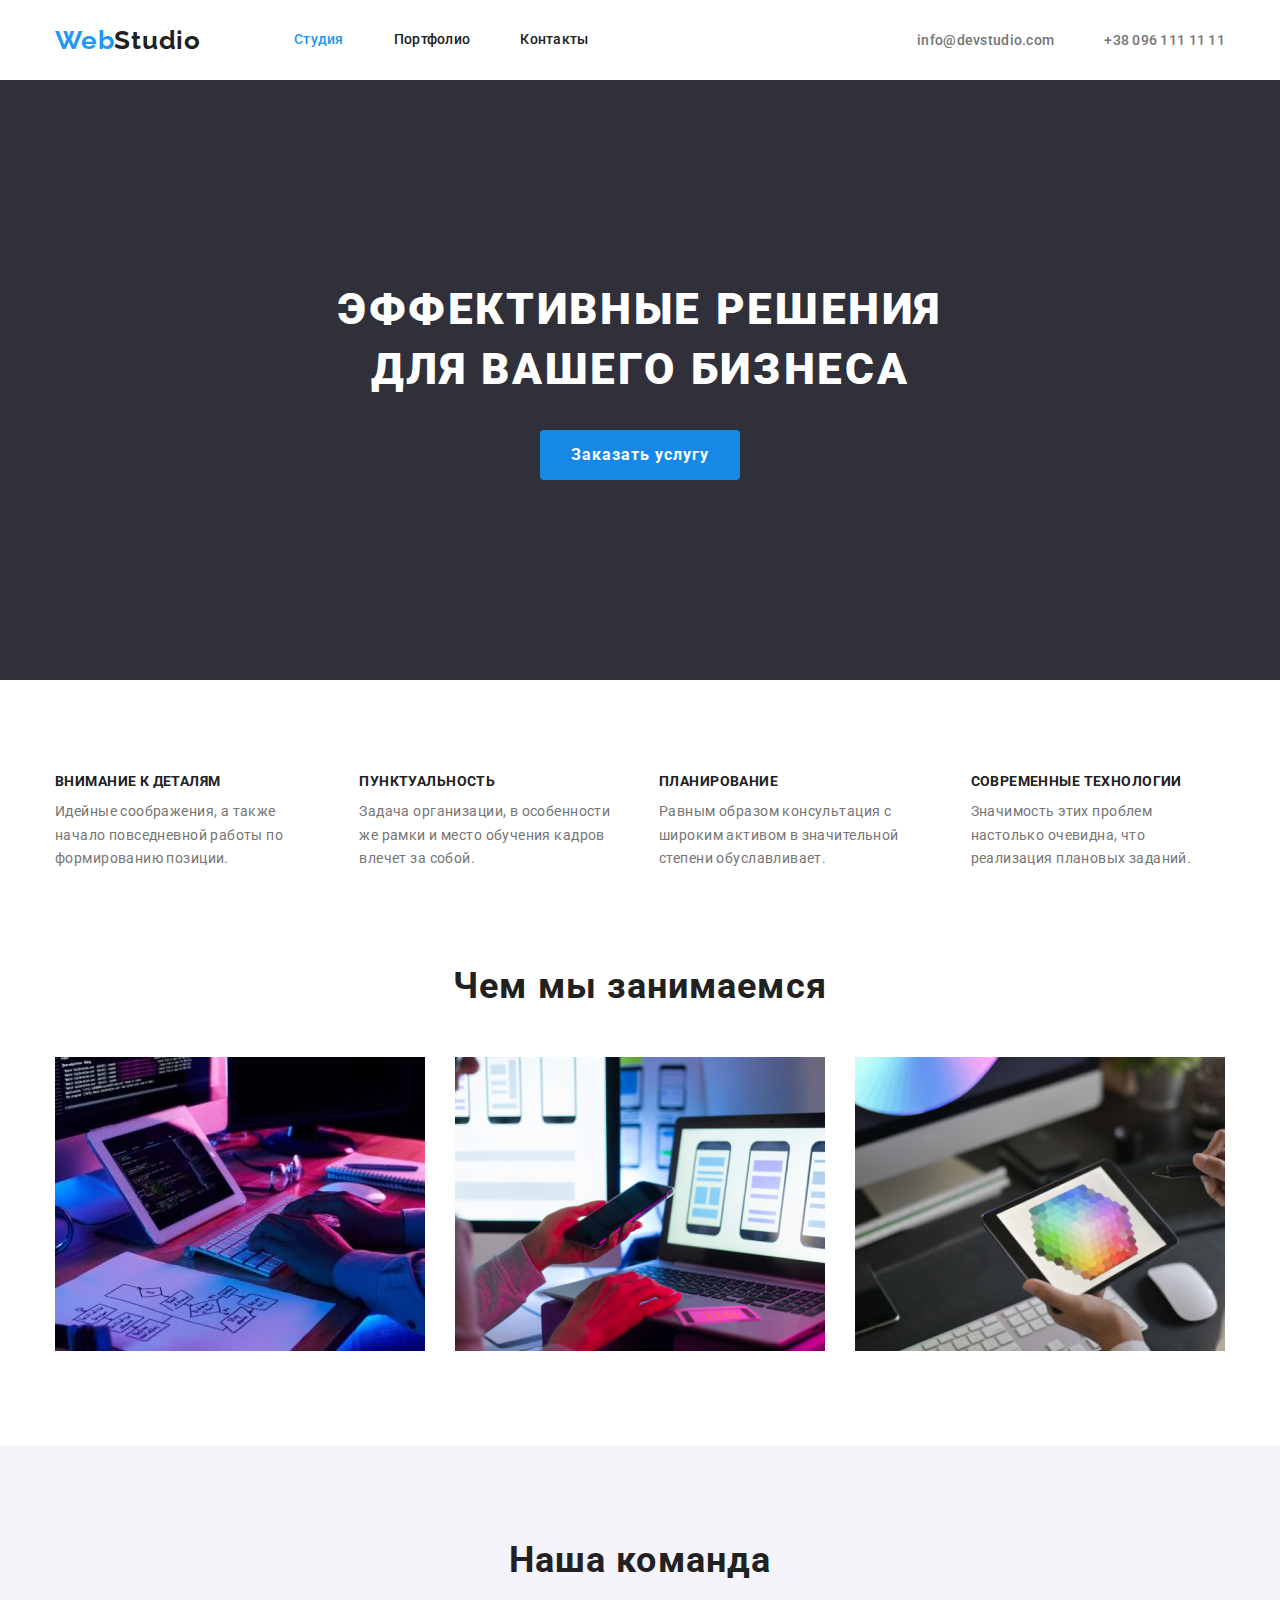
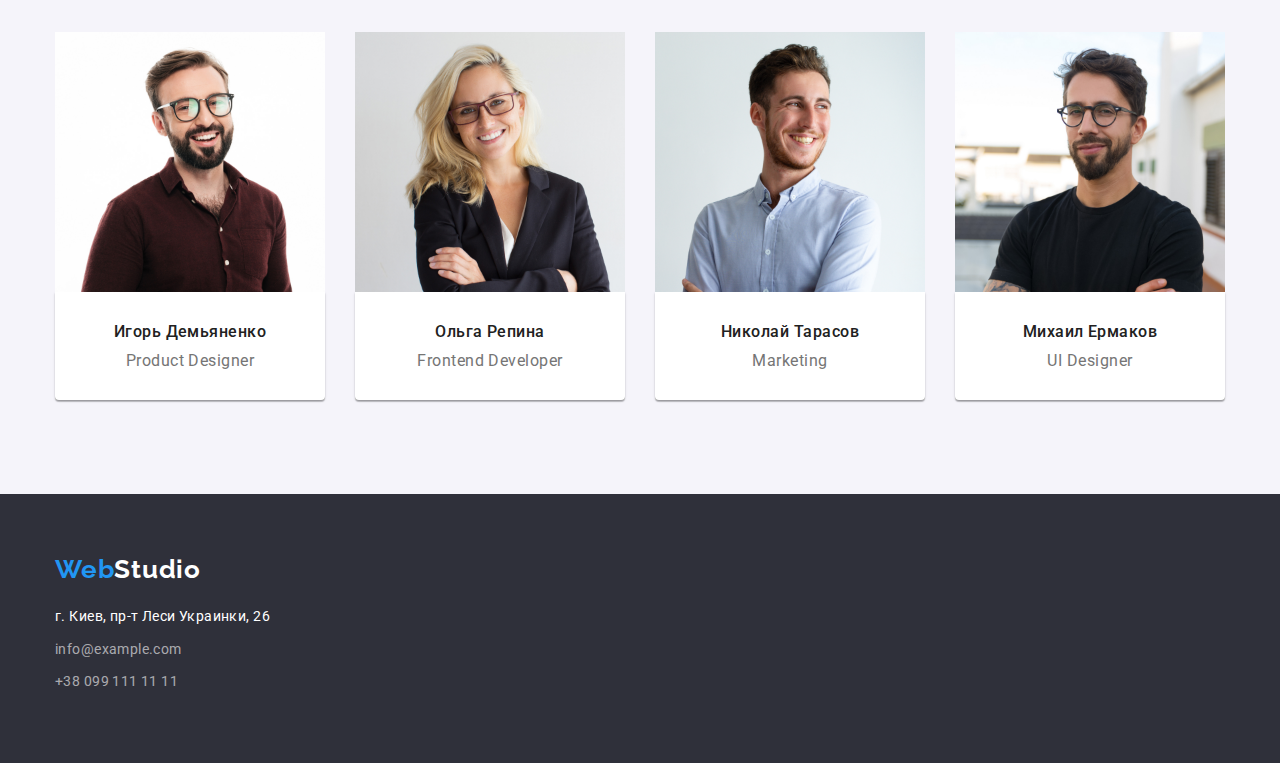
<file: index.html>
<!DOCTYPE html>
<html lang="ru">
  <head>
    <meta charset="UTF-8" />
    <meta http-equiv="X-UA-Compatible" content="IE=edge" />
    <meta name="viewport" content="width=device-width, initial-scale=1.0" />
    <title>Веб Студио</title>
    <link rel="preconnect" href="https://fonts.googleapis.com" />
    <link rel="preconnect" href="https://fonts.gstatic.com" crossorigin />
    <link
      href="https://fonts.googleapis.com/css2?family=Raleway:wght@700&family=Roboto:wght@400;500;700;900&display=swap"
      rel="stylesheet"
    />
    <link
      rel="stylesheet"
      href="https://cdnjs.cloudflare.com/ajax/libs/modern-normalize/1.1.0/modern-normalize.min.css"
    />
    <link rel="stylesheet" href="./css/styles.css" />
  </head>
  <body>
    <header class="page-header">
      <div class="container header-container">
        <nav class="navigation">
          <a class="header-logo logo-text-blue link" href="" lang="en"
            >Web<span class="logo-text-black">Studio</span></a
          >
          <ul class="header-list list">
            <li class="header-item">
              <a class="menu-link link pressing-link" href="">Студия</a>
            </li>
            <li class="header-item">
              <a class="menu-link link" href="./portfolio.html">Портфолио</a>
            </li>
            <li class="header-item">
              <a class="menu-link link" href="#contacts">Контакты</a>
            </li>
          </ul>
        </nav>
        <ul class="header-contact list">
          <li class="header-contact-list">
            <a class="link header-mail-adress" href="mailto:info@devstudio.com"
              >info@devstudio.com</a
            >
          </li>
          <li class="header-contact-list">
            <a class="link header-phone-number" href="tel:+380961111111">+38 096 111 11 11</a>
          </li>
        </ul>
      </div>
    </header>
    <main>
      <section class="hero section">
        <div class="container">
        <h1 class="hero-title">Эффективные решения для вашего бизнеса</h1>
        <button class="modal-btn" type="button">Заказать услугу</button>
      </section>
      </div>
      <section class="about section">
        <div class="container">
          <h2 class="about-title">О нас</h2>
          <ul class="about-list list">
            <li class="about-item">
              <h3 class="about-suptitle">Внимание к деталям</h3>
              <p class="about-description">
                Идейные соображения, а также начало повседневной работы по формированию позиции.
              </p>
            </li>
            <li class="about-item">
              <h3 class="about-suptitle">Пунктуальность</h3>
              <p class="about-description">
                Задача организации, в особенности же рамки и место обучения кадров влечет за собой.
              </p>
            </li>
            <li class="about-item">
              <h3 class="about-suptitle">Планирование</h3>
              <p class="about-description">
                Равным образом консультация с широким активом в значительной степени обуславливает.
              </p>
            </li>
            <li class="about-item">
              <h3 class="about-suptitle">Современные технологии</h3>
              <p class="about-description">
                Значимость этих проблем настолько очевидна, что реализация плановых заданий.
              </p>
            </li>
          </ul>
        </div>
      </section>
      <section class="services section">
        <div class="container">
          <h2 class="services-title title">Чем мы занимаемся</h2>
          <ul class="services-list list">
            <li class="services-item">
              <img src="./images/work/img1.jpg" alt="пишем программу" width="370" height="294" />
            </li>
            <li class="services-item">
              <img src="./images/work/img2.jpg" alt="разработка макета" width="370" height="294" />
            </li>
            <li class="services-item">
              <img src="./images/work/img3.jpg" alt="цветовая палитра" width="370" height="294" />
            </li>
          </ul>
        </div>
      </section>
      <section class="employees-section section">
        <div class="container">
          <h2 class="employees-title title">Наша команда</h2>
          <ul class="employees-list list">
            <li class="employees-item">
              <img
                src="./images/team/igor-demyanenko.jpg"
                alt="улыбающийся парень"
                width="270"
                height="260"
              />
              <div class="employees">
                <h3 class="employees-name">Игорь Демьяненко</h3>
                <p class="employees-position" lang="en">Product Designer</p>
              </div>
            </li>
            <li class="employees-item">
              <img
                src="./images/team/olga-repina.jpg"
                alt="улыбающаяся девушка"
                width="270"
                height="260"
              />
              <div class="employees">
                <h3 class="employees-name">Ольга Репина</h3>
                <p class="employees-position" lang="en">Frontend Developer</p>
              </div>
            </li>
            <li class="employees-item">
              <img
                src="./images/team/nikolai-tarasov.jpg"
                alt="улыбающийся парень"
                width="270"
                height="260"
              />
              <div class="employees">
                <h3 class="employees-name">Николай Тарасов</h3>
                <p class="employees-position" lang="en">Marketing</p>
              </div>
            </li>
            <li class="employees-item">
              <img
                src="./images/team/mikhail-ermakov.jpg"
                alt="улыбающийся парень"
                width="270"
                height="260"
              />
              <div class="employees">
                <h3 class="employees-name">Михаил Ермаков</h3>
                <p class="employees-position" lang="en">UI Designer</p>
              </div>
            </li>
          </ul>
        </div>
      </section>
    </main>
    <footer class="page-footer" id="contacts">
      <div class="container">
        <a class="logo-text-blue logo-foter link" href="" lang="en"
          >Web<span class="logo-text-white">Studio</span></a
        >
        <address>
          <ul class="list contact-list">
            <li class="contact-list-item">
              <a
                class="contact-adress-list-link link"
                href="https://goo.gl/maps/iPEmg8cgsUyX2pNs5"
                target="_blank"
                rel="noopener noreferrer"
                >г. Киев, пр-т Леси Украинки, 26</a
              >
            </li>
            <li class="contact-list-item">
              <a class="link contact-list-link" href="mailto:info@example.com">info@example.com</a>
            </li>
            <li class="contact-list-item">
              <a class="link contact-list-link" href="tel:+380991111111">+38 099 111 11 11</a>
            </li>
          </ul>
        </address>
      </div>
    </footer>
  </body>
</html>
</file>
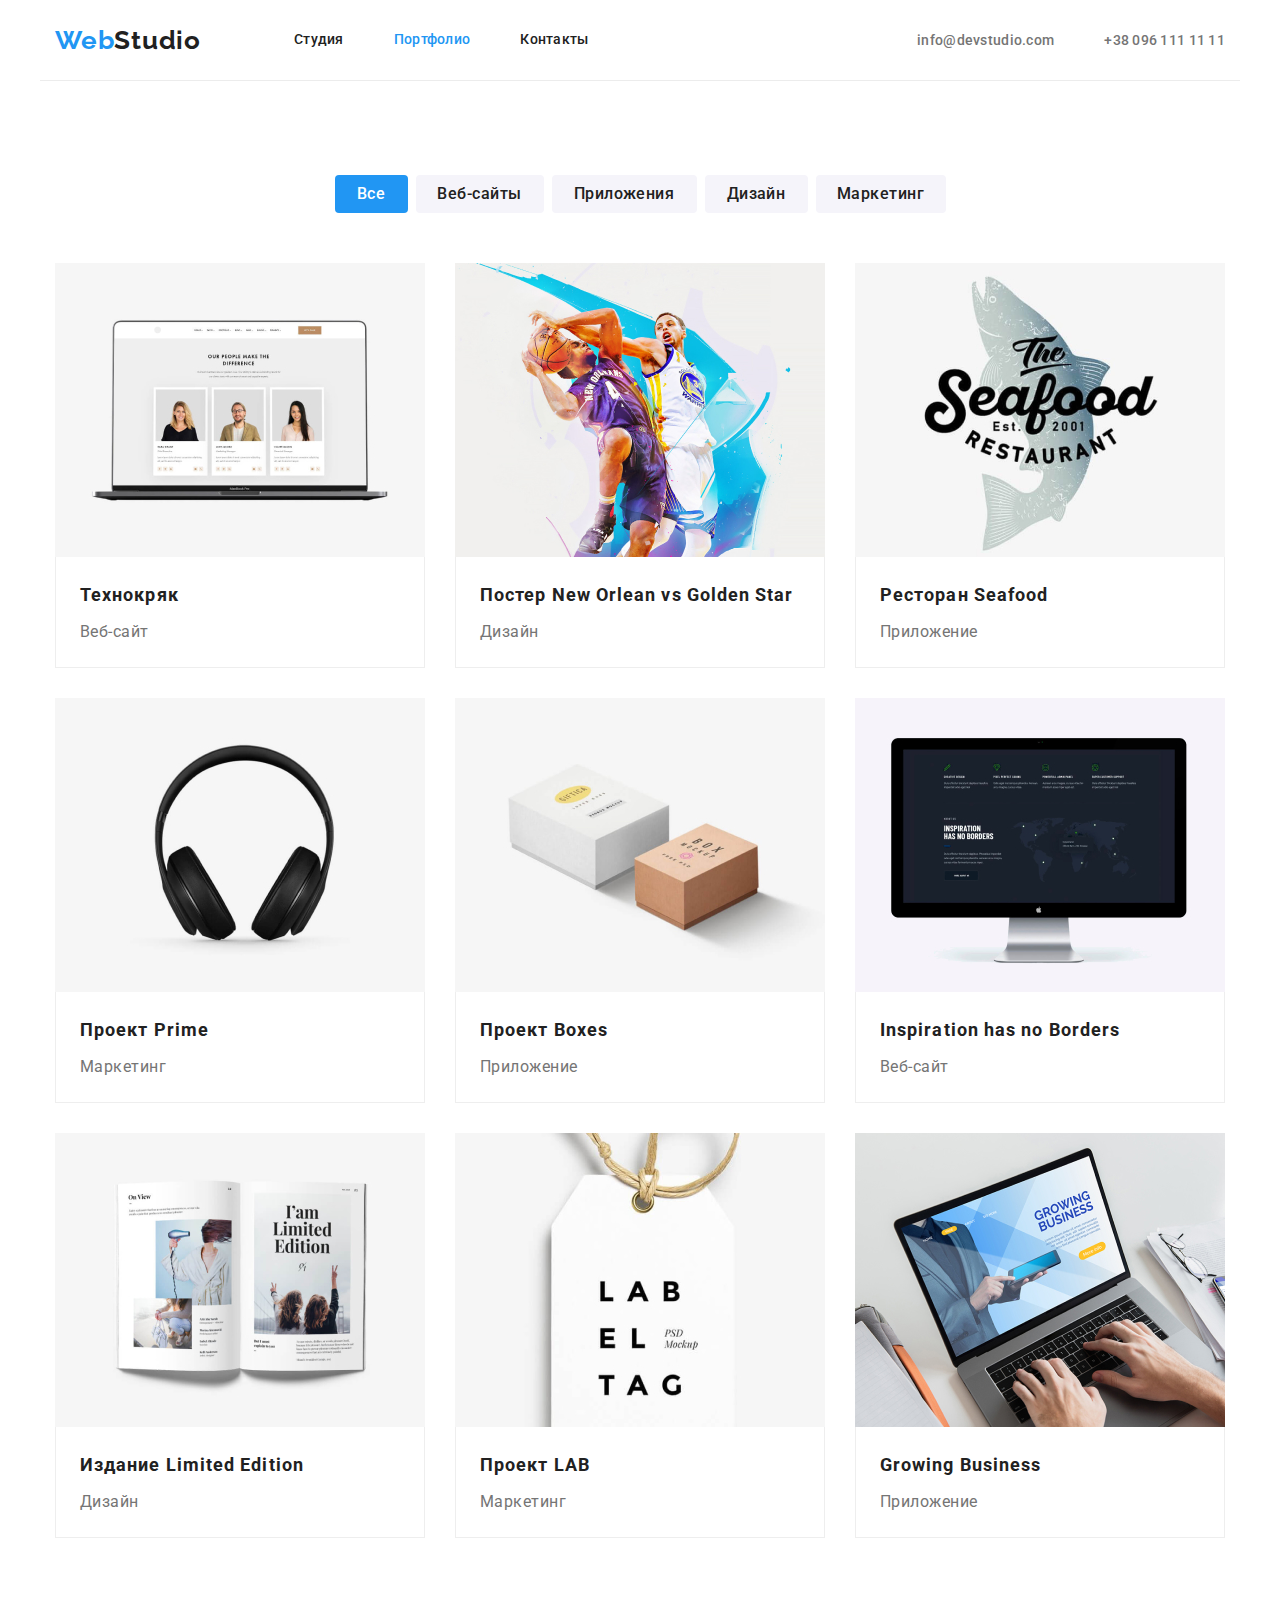
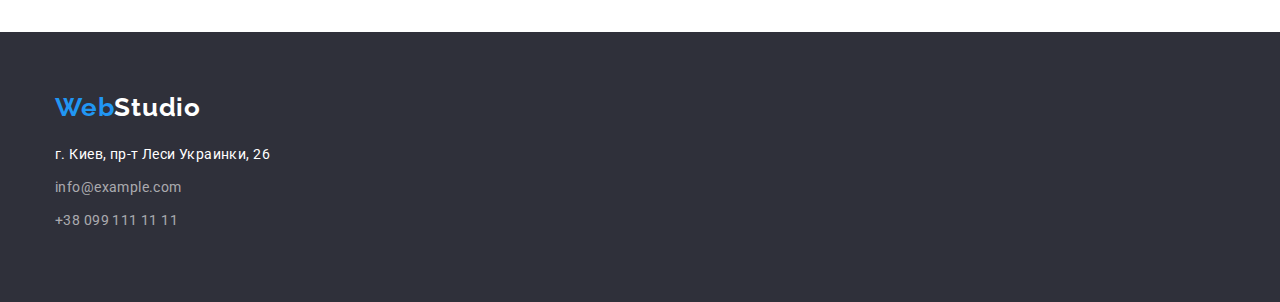
<file: portfolio.html>
<!DOCTYPE html>
<html lang="ru">
  <head>
    <meta charset="UTF-8" />
    <meta http-equiv="X-UA-Compatible" content="IE=edge" />
    <meta name="viewport" content="width=device-width, initial-scale=1.0" />
    <title>Портфолио</title>
    <link rel="preconnect" href="https://fonts.googleapis.com" />
    <link rel="preconnect" href="https://fonts.gstatic.com" crossorigin />
    <link
      href="https://fonts.googleapis.com/css2?family=Raleway:wght@700&family=Roboto:wght@400;500;700;900&display=swap"
      rel="stylesheet"
    />
    <link
      rel="stylesheet"
      href="https://cdnjs.cloudflare.com/ajax/libs/modern-normalize/1.1.0/modern-normalize.min.css"
    />
    <link rel="stylesheet" href="./css/styles.css" />
  </head>
  <body>
    <header class="page-header">
      <div class="container header-container header-container-portfolio">
        <nav class="navigation">
          <a class="header-logo logo-text-blue link" href="" lang="en"
            >Web<span class="logo-text-black">Studio</span></a
          >
          <ul class="header-list list">
            <li class="header-item">
              <a class="menu-link link" href="./index.html">Студия</a>
            </li>
            <li class="header-item">
              <a class="menu-link link pressing-link" href="">Портфолио</a>
            </li>
            <li class="header-item">
              <a class="menu-link link" href="#contacts">Контакты</a>
            </li>
          </ul>
        </nav>
        <ul class="header-contact list list">
          <li class="header-contact-list">
            <a class="link header-mail-adress" href="mailto:info@devstudio.com"
              >info@devstudio.com</a
            >
          </li>
          <li class="header-contact-list">
            <a class="link header-phone-number" href="tel:+380961111111">+38 096 111 11 11</a>
          </li>
        </ul>
      </div>
    </header>
    <main>
      <section class="portfolio-nav section">
        <div class="container">
          <h1 class="portfolio-title">Портфолио</h1>
          <ul class="portfolio-nav-list list">
            <li class="portfolio-nav-item">
              <button class="modal-all-btn all-btn" type="button">Все</button>
            </li>
            <li class="portfolio-nav-item">
              <button class="modal-btn-portfolio web-btn" type="button">Веб-сайты</button>
            </li>
            <li class="portfolio-nav-item">
              <button class="modal-btn-portfolio aplication-btn" type="button">Приложения</button>
            </li>
            <li class="portfolio-nav-item">
              <button class="modal-btn-portfolio design-btn" type="button">Дизайн</button>
            </li>
            <li class="portfolio-nav-item">
              <button class="modal-btn-portfolio marketing-btn" type="button">Маркетинг</button>
            </li>
          </ul>
        <ul class="project-list list project-container">
          <li class="project-item">
            <a class="link project-link" href=""
              ><img
                src="./images/portfolio/web-site/technoquack.jpg"
                alt="компьютер с сайтом"
                width="370"
                height="294"
            /><div class="portfolio-project"></a>
              <h2 class="name-project">Технокряк</h2>
              <p class="our-practice">Веб-сайт</p>
            </div>
          </li>
          <li class="project-item">
            <a class="link project-link" href=""
              ><img
                src="./images/portfolio/design/new-orlean-vs-golden-star.jpg"
                alt="баскетболисты c мячом"
                width="370"
                height="294"
            /><div class="portfolio-project"></a>
              <h2 class="name-project">
                Постер <span class="name-project" lang="en">New Orlean vs Golden Star</span>
              </h2>
              <p class="our-practice">Дизайн</p>
            </div>
          </li>

          <li class="project-item">
            <a class="link project-link" href=""
              ><img
                src="./images/portfolio/application/seafood.jpg"
                alt="лого ресторана"
                width="370"
                height="294"
            /><div class="portfolio-project"></a>
              <h2 class="name-project">
                Ресторан <span class="name-project" lang="en">Seafood</span>
              </h2>
              <p class="our-practice">Приложение</p>
            </div>
          </li>
          <li class="project-item">
            <a class="link project-link" href=""
              ><img
                src="./images/portfolio/marketing/prime.jpg"
                alt="наушники"
                width="370"
                height="294"
            /><div class="portfolio-project"></a>
              <h2 class="name-project">Проект <span class="name-project" lang="en">Prime</span></h2>
              <p class="our-practice">Маркетинг</p>
            </div>
          </li>
          <li class="project-item">
            <a class="link project-link" href=""
              ><img
                src="./images/portfolio/application/boxes.jpg"
                alt="коробки"
                width="370"
                height="294"
            /><div class="portfolio-project"></a>
              <h2 class="name-project">Проект <span class="name-project" lang="en">Boxes</span></h2>
              <p class="our-practice">Приложение</p>
            </div>
          </li>
          <li class="project-item">
            <a class="link project-link" href=""
              ><img
                src="./images/portfolio/web-site/inspiration-has-no-borders.jpg"
                alt="монитор с сайтом"
                width="370"
                height="294"
            /><div class="portfolio-project"></a>
              <h2 class="name-project" lang="en">Inspiration has no Borders</h2>
              <p class="our-practice">Веб-сайт</p>
            </div>
          </li>
          <li class="project-item">
            <a class="link project-link" href=""
              ><img
                src="./images/portfolio/design/limited-edition.jpg"
                alt="журнал"
                width="370"
                height="294"
            /><div class="portfolio-project"></a>
              <h2 class="name-project">
                Издание <span class="name-project" lang="en">Limited Edition</span>
              </h2>
              <p class="our-practice">Дизайн</p>
            </div>
          </li>
          <li class="project-item">
            <a class="link project-link" href=""
              ><img src="./images/portfolio/marketing/lab.jpg" alt="бирка" width="370" height="294"
            /><div class="portfolio-project"></a>
              <h2 class="name-project">Проект <span class="name-project" lang="en">LAB</span></h2>
              <p class="our-practice">Маркетинг</p>
            </div>
          </li>
          <li class="project-item">
            <a class="link project-link" href=""
              ><img
                src="./images/portfolio/application/growing-business.jpg"
                alt="ноутбук с изображением"
                width="370"
                height="294"
            /><div class="portfolio-project"></a>
              <h2 class="name-project" lang="en">Growing Business</h2>
              <p class="our-practice">Приложение</p>
            </div>
          </li>
        </ul>
        </div>
      </section>
    </main>
    <footer class="page-footer" id="contacts">
      <div class="container">
        <a class="logo-text-blue logo-foter link" href="" lang="en"
          >Web<span class="logo-text-white">Studio</span></a
        >
        <address>
          <ul class="list contact-list">
            <li class="contact-list-item">
              <a
                class="contact-adress-list-link link"
                href="https://goo.gl/maps/iPEmg8cgsUyX2pNs5"
                target="_blank"
                rel="noopener noreferrer"
                >г. Киев, пр-т Леси Украинки, 26</a
              >
            </li>
            <li class="contact-list-item">
              <a class="link contact-list-link" href="mailto:info@example.com">info@example.com</a>
            </li>
            <li class="contact-list-item">
              <a class="link contact-list-link" href="tel:+380991111111">+38 099 111 11 11</a>
            </li>
          </ul>
        </address>
      </div>
    </footer>
  </body>
</html>
</file>
<file: css/styles.css>
:root {
  --main-font: 'Roboto', sans-serif, 'Times', sans-serif;
  --secondary-font: 'Raleway', sans-serif, 'Courier', sans-serif;
  --accent-color: #2196f3;
  --secondary-color: #ffffff;
  --secondary-button-color: #1688e6;
  --primary-text-color: #212121;
  --secondary-text-color: #757575;
  --text-color-theme-dark: #ffffff;
  --background-color: #e5e5e5;
  --background-color-dark: #2f303a;
  --background-color-light: #f5f4fa;
  --contact-list-link-color: rgba(255, 255, 255, 0.6);
  --line-color: #ececec;
  --line-project: #eeeeee;
}

p,
h1,
h2,
h3,
h4,
h5,
h6 {
  margin: 0;
}

ul {
  margin: 0;
  padding-left: 0;
}

img {
  display: block;
}

.link {
  text-decoration: none;
}

.list {
  list-style: none;
  margin: 0;
  padding: 0;
}

address {
  font-style: normal;
}

body {
  font-family: var(--main-font);
  font-size: 16px;
  color: var(--secondary-text-color);
}

.container {
  width: 1200px;
  padding-left: 15px;
  padding-right: 15px;
  margin: 0 auto;
}
.section {
  padding-top: 94px;
  padding-bottom: 94px;
}
/* ============= COMPONENTS ============= */
.modal-btn {
  min-width: 200px;
  height: 50px;
  border-radius: 4px;
  font-family: var(--main-font);
  font-weight: 700;
  font-size: 16px;
  line-height: 1.88;
  display: inline-block;
  align-items: center;
  text-align: center;
  cursor: pointer;
  letter-spacing: 0.06em;
  color: var(--text-color-theme-dark);
  background-color: var(--secondary-button-color);
  border: none;
}
.modal-btn:hover,
.modal-btn:focus {
  background-color: var(--accent-color);
  color: var(--text-color-theme-dark);
}
.about-suptitle {
  font-weight: 700;
  font-size: 14px;
  line-height: 1.14;
  letter-spacing: 0.03em;
  color: var(--primary-text-color);
  text-transform: uppercase;
  margin-bottom: 10px;
}
.about-description {
  font-weight: 400;
  font-size: 14px;
  line-height: 1.71;
  letter-spacing: 0.03em;
}
.title {
  margin-top: 0;
  font-weight: 700;
  font-size: 36px;
  line-height: 1.17;
  text-align: center;
  letter-spacing: 0.03em;
  color: var(--primary-text-color);
}
/* ============= /COMPONENTS ============= */

/* ============= HEADER ============= */
.header-container {
  display: flex;
  align-items: center;
}
.navigation {
  display: flex;
  align-items: center;
}
.header-list {
  display: flex;
}
.header-contact {
  display: flex;
  margin-left: auto;
}
.header-logo {
  margin-right: 93px;
}
.header-item:not(:last-child) {
  margin-right: 50px;
}
.header-contact-list + .header-contact-list {
  margin-left: 50px;
}
.logo-text-blue {
  display: inline-block;
  font-family: var(--secondary-font);
  font-weight: 700;
  font-size: 26px;
  line-height: 1.19;
  letter-spacing: 0.03em;
  color: var(--accent-color);
}
.logo-text-black {
  font-family: var(--secondary-font);
  font-weight: 700;
  font-size: 26px;
  line-height: 1.19;
  letter-spacing: 0.03em;
  color: var(--primary-text-color);
}
.menu-link {
  display: block;
  padding-top: 32px;
  padding-bottom: 32px;
  font-family: var(--main-font);
  font-weight: 500;
  font-size: 14px;
  line-height: 1.14;
  letter-spacing: 0.02em;
  color: var(--primary-text-color);
}

.menu-link:hover,
.menu-link:focus {
  color: var(--accent-color);
}
.pressing-link {
  color: var(--accent-color);
}
.header-mail-adress,
.header-phone-number {
  padding: 32px 0;
  font-family: var(--main-font);
  font-weight: 500;
  font-size: 14px;
  line-height: 1.14;
  letter-spacing: 0.02em;
  color: var(--secondary-text-color);
}

.header-mail-adress:hover,
.header-mail-adress:focus,
.header-phone-number:hover,
.header-phone-number:focus {
  color: var(--accent-color);
}
/* ============= /HEADER ============= */

/* ============= HERO ============= */
.hero {
  padding: 200px 0;
  background-color: var(--background-color-dark);
  text-align: center;
}
.hero-title {
  display: block;
  font-weight: 900;
  font-size: 44px;
  line-height: 1.36;
  text-align: center;
  letter-spacing: 0.06em;
  text-transform: uppercase;
  color: var(--text-color-theme-dark);
  width: 696px;
  margin-left: auto;
  margin-right: auto;
  margin-bottom: 30px;
}
/* ============= /HERO ============= */
/* ============= ABOUT ============= */
.about .container {
  display: flex;
  align-items: center;
}
.about-list {
  display: flex;
}
.about-item:not(:last-child) {
  margin-right: 30px;
}
.about {
  padding-bottom: 0;
}
.about-title {
  position: absolute;
  white-space: nowrap;
  width: 1px;
  height: 1px;
  overflow: hidden;
  border: 0;
  padding: 0;
  clip: rect(0 0 0 0);
  clip-path: inset(50%);
  margin: -1px;
}
/* ============= /ABOUT ============= */
/* ============= SERVICES ============= */
.services-list {
  display: flex;
}
.services-title {
  margin-bottom: 50px;
}
.services-item:not(:last-child) {
  margin-right: 30px;
  margin-top: 0;
}
/* ============= /SERVICES ============= */
/* ============= EMPLOYEES ============= */
.employees-list {
  display: flex;
  margin: -15px;
}
.employees-item {
  flex-basis: calc(100% / 4 - 30px);
  margin: 15px;
  background-color: var(--secondary-color);
}
.employees-title {
  margin-bottom: 50px;
}
.employees-section {
  background: var(--background-color-light);
}
.employees {
  border-radius: 0px 0px 4px 4px;
  box-shadow: 0px 1px 3px rgba(0, 0, 0, 0.12), 0px 1px 1px rgba(0, 0, 0, 0.14),
    0px 2px 1px rgba(0, 0, 0, 0.2);
  padding-top: 30px;
  padding-bottom: 30px;
}
.employees-name {
  margin-bottom: 10px;
  text-align: center;
  font-size: 16px;
  font-weight: 500;
  line-height: 1.19;
  letter-spacing: 0.03em;
  color: var(--primary-text-color);
}
.employees-position {
  text-align: center;
  font-weight: 400;
  line-height: 1.19;
  letter-spacing: 0.03em;
}
/* ============= /EMPLOYEES ============= */
/* ============= FOOTER ============= */
.page-footer {
  padding-top: 60px;
  padding-bottom: 60px;
  background: var(--background-color-dark);
}

.logo-text-white {
  font-family: var(--secondary-font);
  font-weight: 700;
  font-size: 26px;
  line-height: 1.19;
  letter-spacing: 0.03em;
  color: var(--text-color-theme-dark);
}
.contact-list-item {
  margin-bottom: 9px;
}
.contact-list-link {
  font-weight: 400;
  font-size: 14px;
  line-height: 1.71;
  letter-spacing: 0.03em;
  color: var(--contact-list-link-color);
}

.contact-adress-list-link {
  font-weight: 400;
  font-size: 14px;
  line-height: 1.71;
  letter-spacing: 0.03em;
  color: var(--text-color-theme-dark);
}

.contact-list-link:hover,
.contact-list-link:focus,
.contact-adress-list-link:hover,
.contact-adress-list-link:focus {
  color: var(--accent-color);
}
.logo-foter {
  margin-bottom: 20px;
}
/* ============= /FOOTER ============= */
/* ============= PORTFOLIO HEADER ============= */
.header-container-portfolio {
  border: 1px solid var(--line-color);
  border-top: 0px;
  border-left: 0px;
  border-right: 0px;
}
/* ============= PORTFOLIO COMPONENTS ============= */
.portfolio-project {
  border: 1px solid var(--line-project);
  padding-right: 24px;
  padding-left: 24px;
  padding-top: 20px;
  padding-bottom: 20px;
  border-top: none;
}
.modal-all-btn {
  border-radius: 4px;
  font-family: var(--main-font);
  font-weight: 500;
  font-size: 16px;
  line-height: 1.62;
  text-align: center;
  letter-spacing: 0.03em;
  cursor: pointer;
  color: var(--text-color-theme-dark);
  background-color: var(--accent-color);
  border: none;
}
.modal-btn-portfolio {
  border-radius: 4px;
  font-family: var(--main-font);
  font-weight: 500;
  font-size: 16px;
  line-height: 1.62;
  text-align: center;
  letter-spacing: 0.03em;
  cursor: pointer;
  color: var(--primary-text-color);
  background-color: var(--background-color-light);
  border: none;
}
.modal-btn-portfolio:hover,
.modal-btn-portfolio:focus {
  background-color: var(--accent-color);
  color: var(--text-color-theme-dark);
}
.all-btn {
  height: 38px;
  width: 73px;
}
.web-btn {
  height: 38px;
  width: 128px;
}
.aplication-btn {
  height: 38px;
  width: 145px;
}
.design-btn {
  height: 38px;
  width: 103px;
}
.marketing-btn {
  height: 38px;
  width: 130px;
}
.name-project {
  margin-bottom: 4px;
  font-weight: 700;
  font-size: 18px;
  line-height: 2;
  letter-spacing: 0.06em;
  color: var(--primary-text-color);
}
.our-practice {
  font-weight: 400;
  line-height: 1.88;
  letter-spacing: 0.03em;
}
.portfolio-title {
  position: absolute;
  white-space: nowrap;
  width: 1px;
  height: 1px;
  overflow: hidden;
  border: 0;
  padding: 0;
  clip: rect(0 0 0 0);
  clip-path: inset(50%);
  margin: -1px;
}
/* ============= /PORTFOLIO COMPONENTS ============= */
/* ============= PORTFOLIO PROJECT ============= */
.portfolio-nav-list {
  display: flex;
  justify-content: center;
  margin-bottom: 50px;
}
.portfolio-nav-item:not(:last-child) {
  margin-right: 8px;
}
.project-container {
  display: flex;
  flex-wrap: wrap;
}
.project-item {
  width: 370px;
  margin-right: 30px;
  margin-bottom: 30px;
}
.project-item:nth-child(3n) {
  margin-right: 0;
}
.project-item:nth-last-child(-n + 3) {
  margin-bottom: 0;
}
.project-link {
  display: block;
}
/* ============= /PORTFOLIO PROJECT ============= */
</file>
